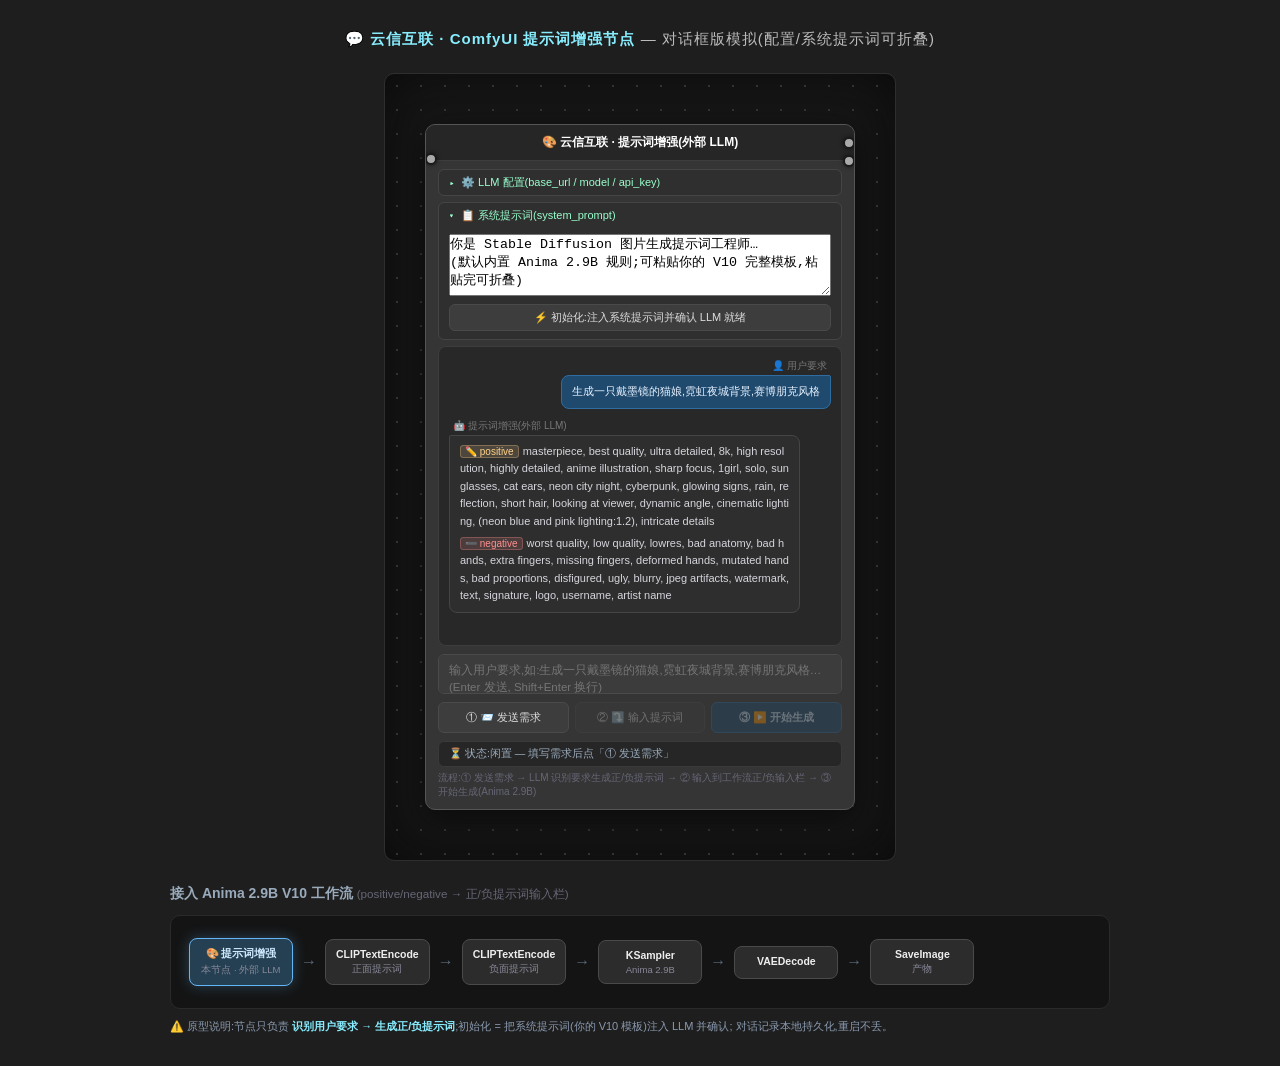
<file: preview/comfyui_node_prototype.html>
<!DOCTYPE html>
<html lang="zh-CN">
<head>
<meta charset="UTF-8">
<meta name="viewport" content="width=device-width, initial-scale=1.0">
<title>云信互联 · ComfyUI 节点模拟(对话框版)</title>
<style>
  :root {
    --node-bg: #353535;
    --node-title: #262626;
    --border: #555;
    --text: #ddd;
    --text-dim: #999;
    --input-bg: #3c3c3c;
    --input-border: #4a4a4a;
    --accent: #64B5F6;
    --pos: #ffd28a;
    --neg: #ff8f8f;
    --ok: #9fe8a8;
    --mine: #1f4a6e;      /* 用户气泡 */
    --theirs: #2e2e2e;    /* LLM 气泡 */
  }
  * { margin: 0; padding: 0; box-sizing: border-box; }
  body {
    background: #1e1e1e;
    font-family: "Segoe UI", "Microsoft YaHei", sans-serif;
    color: var(--text);
    padding: 30px;
    display: flex;
    flex-direction: column;
    align-items: center;
    gap: 24px;
  }
  .page-title { text-align: center; font-size: 15px; color: #bbb; letter-spacing: 1px; }
  .page-title b { color: #8ef; }

  /* 模拟 canvas 网格 */
  .canvas-wrap {
    background: #171717;
    border: 1px solid #2e2e2e;
    border-radius: 10px;
    padding: 50px 40px;
    position: relative;
    box-shadow: inset 0 0 60px rgba(0,0,0,.6);
  }
  .canvas-wrap::before {
    content: ""; position: absolute; inset: 0;
    background-image: radial-gradient(circle, #333 1px, transparent 1px);
    background-size: 24px 24px;
    border-radius: 10px;
    pointer-events: none;
  }

  /* ===== 节点卡片 ===== */
  .node {
    position: relative;
    background: var(--node-bg);
    border: 1px solid var(--border);
    border-radius: 10px;
    width: 430px;
    box-shadow: 0 8px 30px rgba(0,0,0,.55);
    overflow: hidden;
    z-index: 2;
  }
  .node-title {
    background: var(--node-title);
    text-align: center;
    padding: 9px 12px;
    font-size: 12px;
    font-weight: 600;
    color: #fff;
    border-bottom: 1px solid #3d3d3d;
    user-select: none;
  }

  /* socket */
  .slot-col { position: absolute; top: 0; z-index: 3; }
  .slot-col.left { left: -1px; }
  .slot-col.right { right: -1px; }
  .slot { display: flex; align-items: center; height: 16px; }
  .slot .dot {
    width: 12px; height: 12px; border-radius: 50%;
    background: var(--sc, #AAA);
    border: 2px solid #1a1a1a;
    box-shadow: 0 0 4px rgba(0,0,0,.6);
  }
  .slot .lbl {
    position: absolute; font-size: 10px; color: #bbb;
    background: rgba(0,0,0,.55); padding: 1px 6px; border-radius: 3px;
    white-space: nowrap; pointer-events: none; opacity: 0; transition: opacity .15s;
  }
  .slot.left .lbl { left: 18px; }
  .slot.right .lbl { right: 18px; }
  .slot:hover .lbl { opacity: 1; }

  /* ===== 顶部折叠区:配置 + 系统提示词 ===== */
  .top-fold { display: flex; flex-direction: column; gap: 6px; padding: 8px 12px 6px 12px; }
  details {
    border: 1px solid #454545;
    border-radius: 6px;
    background: #2f2f2f;
  }
  details summary {
    cursor: pointer;
    padding: 5px 10px;
    font-size: 11px;
    color: #9fc;
    user-select: none;
    list-style: none;
    display: flex; align-items: center; gap: 6px;
  }
  details summary::-webkit-details-marker { display: none; }
  details summary::before { content: "▸"; color: #9fc; transition: transform .15s; }
  details[open] summary::before { transform: rotate(90deg); }
  .fold-body { padding: 6px 10px 8px 10px; display: flex; flex-direction: column; gap: 6px; }
  .row { display: flex; align-items: center; gap: 8px; }
  .row label {
    font-size: 11px; color: var(--text-dim);
    min-width: 74px; text-align: right; flex-shrink: 0; user-select: none;
  }
  .row input, .row textarea {
    flex: 1;
    background: var(--input-bg);
    border: 1px solid var(--input-border);
    border-radius: 5px;
    color: var(--text);
    font-size: 11px;
    padding: 4px 8px;
    outline: none;
    font-family: Consolas, monospace;
    min-width: 0;
  }
  .row input:focus, .row textarea:focus { border-color: var(--accent); box-shadow: 0 0 0 1px rgba(100,181,246,.25); }
  .row textarea { resize: vertical; min-height: 46px; line-height: 1.5; }

  /* 初始化按钮(小号) */
  .init-btn {
    margin-top: 2px;
    padding: 5px 0;
    border: 1px solid #4a4a4a;
    border-radius: 6px;
    background: #3d3d3d;
    color: #ddd;
    font-size: 11px;
    cursor: pointer;
    transition: all .15s;
    text-align: center;
    user-select: none;
  }
  .init-btn:hover { border-color: #888; background: #484848; }
  .init-btn.busy { opacity: .6; pointer-events: none; }
  .init-done {
    border-color: #3a6a4a; background: #27402f; color: var(--ok);
  }

  /* ===== 对话框主体 ===== */
  .chat-wrap { padding: 0 12px 10px 12px; display: flex; flex-direction: column; }
  .chat-scroll {
    background: #282828;
    border: 1px solid #3d3d3d;
    border-radius: 8px;
    padding: 10px;
    height: 300px;
    overflow-y: auto;
    display: flex;
    flex-direction: column;
    gap: 8px;
  }
  .msg { display: flex; flex-direction: column; max-width: 92%; }
  .msg.mine { align-self: flex-end; align-items: flex-end; }
  .msg.theirs { align-self: flex-start; align-items: flex-start; }
  .msg .bubble {
    padding: 7px 10px;
    border-radius: 8px;
    font-size: 11px;
    line-height: 1.6;
    word-break: break-all;
  }
  .msg.mine .bubble {
    background: var(--mine);
    border: 1px solid #2f6da0;
    color: #e8f2ff;
    border-top-right-radius: 2px;
  }
  .msg.theirs .bubble {
    background: var(--theirs);
    border: 1px solid #454545;
    color: #d5d5dd;
    border-top-left-radius: 2px;
  }
  .msg .meta { font-size: 10px; color: #777; margin: 2px 4px; }
  .msg .bubble .pos { color: var(--pos); }
  .msg .bubble .neg { color: var(--neg); }
  .msg .bubble .label { color: #889; }
  .msg .bubble .tag { font-size: 10px; border-radius: 3px; padding: 0 4px; margin-right: 4px; }
  .tag.pos { background: rgba(255,210,138,.15); color: var(--pos); border: 1px solid rgba(255,210,138,.3); }
  .tag.neg { background: rgba(255,143,143,.15); color: var(--neg); border: 1px solid rgba(255,143,143,.3); }
  .typing .bubble { color: #889; }
  .typing .dots { display: inline-block; }
  .typing .dots::after {
    content: "…"; animation: blink 1s steps(1) infinite;
  }
  @keyframes blink { 0%,100% { opacity: .3; } 50% { opacity: 1; } }

  /* 输入区 */
  .input-bar { display: flex; gap: 6px; margin-top: 8px; }
  .input-bar textarea {
    flex: 1;
    background: var(--input-bg);
    border: 1px solid var(--input-border);
    border-radius: 6px;
    color: var(--text);
    font-size: 11.5px;
    padding: 7px 10px;
    outline: none;
    resize: none;
    height: 40px;
    line-height: 1.5;
    font-family: inherit;
  }
  .input-bar textarea:focus { border-color: var(--accent); }
  /* 三按钮流程 */
  .btn-flow { display: flex; gap: 6px; margin-top: 8px; }
  .flow-btn {
    flex: 1;
    padding: 7px 0;
    border: 1px solid #4a4a4a;
    border-radius: 6px;
    background: #3d3d3d;
    color: #ddd;
    font-size: 11px;
    cursor: pointer;
    transition: all .15s;
    text-align: center;
    user-select: none;
  }
  .flow-btn:hover:not(:disabled) { border-color: #888; background: #484848; }
  .flow-btn:disabled { opacity: .35; cursor: not-allowed; }
  .flow-btn.go { background: #1f4a6e; border-color: #2f6da0; color: #cfe8ff; font-weight: 600; }
  .flow-btn.go:hover:not(:disabled) { background: #2a5f8c; box-shadow: 0 0 10px rgba(100,181,246,.35); }
  .flow-btn.busy { opacity: .6; pointer-events: none; }
  .status-bar {
    margin-top: 8px;
    padding: 5px 10px;
    font-size: 10.5px;
    border-radius: 6px;
    background: #262626;
    border: 1px solid #3a3a3a;
    color: #9ab;
  }
  .status-bar.ok { border-color: #3a6a4a; color: var(--ok); background: #1e2e24; }
  .status-bar.run { border-color: #2f6da0; color: #8ef; background: #1c2c3a; }
  .send-btn {
    width: 72px;
    border: 1px solid #2f6da0;
    border-radius: 6px;
    background: #1f4a6e;
    color: #cfe8ff;
    font-size: 12px;
    font-weight: 600;
    cursor: pointer;
    transition: all .15s;
  }
  .send-btn:hover { background: #2a5f8c; box-shadow: 0 0 10px rgba(100,181,246,.35); }
  .send-btn.busy { opacity: .6; pointer-events: none; }
  .input-hint { font-size: 10px; color: #667; margin-top: 4px; }

  /* ===== 工作流示意 ===== */
  .wf-section { width: 100%; max-width: 940px; }
  .wf-section h2 { font-size: 14px; color: #9ab; margin-bottom: 12px; font-weight: 600; }
  .wf-section h2 small { color: #667; font-weight: 400; }
  .wf-grid {
    display: flex; align-items: center; gap: 8px;
    background: #141414; border: 1px solid #2a2a2a; border-radius: 10px;
    padding: 22px 18px; overflow-x: auto;
  }
  .wf-node {
    min-width: 104px; background: #2c2c2c; border: 1px solid #4a4a4a;
    border-radius: 8px; padding: 8px 10px; font-size: 10.5px; text-align: center;
    flex-shrink: 0;
  }
  .wf-node .t { color: #eee; font-weight: 600; margin-bottom: 3px; }
  .wf-node .s { color: #889; font-size: 9.5px; }
  .wf-node.hl { border-color: var(--accent); box-shadow: 0 0 14px rgba(100,181,246,.3); background: #244052; }
  .wf-node.hl .t { color: #cfe8ff; }
  .wf-arrow { color: #5a6a7a; font-size: 16px; flex-shrink: 0; }
  .wf-note { font-size: 11px; color: #8a9ab0; margin-top: 8px; line-height: 1.7; }
  .wf-note b { color: #8ef; }
</style>
</head>
<body>

<div class="page-title">💬 <b>云信互联 · ComfyUI 提示词增强节点</b> — 对话框版模拟(配置/系统提示词可折叠)</div>

<div class="canvas-wrap">
  <div class="node">
    <div class="node-title">🎨 云信互联 · 提示词增强(外部 LLM)</div>

    <!-- 输入 socket -->
    <div class="slot-col left">
      <div class="slot" style="margin-top:26px" title="STRING">
        <div class="dot" style="--sc:#AAA"></div>
        <span class="lbl">user_request · STRING</span>
      </div>
    </div>

    <!-- ===== 折叠:配置 ===== -->
    <div class="top-fold">
      <details id="cfgDtl">
        <summary>⚙️ LLM 配置(base_url / model / api_key)</summary>
        <div class="fold-body">
          <div class="row"><label>base_url</label><input id="wUrl" value="https://api.deepseek.com/v1"></div>
          <div class="row"><label>model</label><input id="wModel" value="deepseek-chat"></div>
          <div class="row"><label>api_key</label><input id="wKey" type="password" value="sk-********************"></div>
        </div>
      </details>

      <!-- ===== 折叠:系统提示词 ===== -->
      <details id="sysDtl" open>
        <summary>📋 系统提示词(system_prompt)</summary>
        <div class="fold-body">
          <textarea id="wSys" rows="4">你是 Stable Diffusion 图片生成提示词工程师…
(默认内置 Anima 2.9B 规则;可粘贴你的 V10 完整模板,粘贴完可折叠)</textarea>
          <div class="init-btn" id="btnInit">⚡ 初始化:注入系统提示词并确认 LLM 就绪</div>
        </div>
      </details>
    </div>

    <!-- ===== 对话框主体 ===== -->
    <div class="chat-wrap">
      <div class="chat-scroll" id="chatScroll"></div>
      <div class="input-bar">
        <textarea id="input" placeholder="输入用户要求,如:生成一只戴墨镜的猫娘,霓虹夜城背景,赛博朋克风格…(Enter 发送, Shift+Enter 换行)"></textarea>
      </div>
      <!-- 三按钮流程 -->
      <div class="btn-flow">
        <button class="flow-btn" id="btnSend">① 📨 发送需求</button>
        <button class="flow-btn" id="btnInject" disabled>② ⤵️ 输入提示词</button>
        <button class="flow-btn go" id="btnRun" disabled>③ ▶️ 开始生成</button>
      </div>
      <div class="status-bar" id="statusBar">⏳ 状态:闲置 — 填写需求后点「① 发送需求」</div>
      <div class="input-hint">流程:① 发送需求 → LLM 识别要求生成正/负提示词 → ② 输入到工作流正/负输入栏 → ③ 开始生成(Anima 2.9B)</div>
    </div>

    <!-- 输出 socket -->
    <div class="slot-col right">
      <div class="slot" style="margin-top:10px" title="STRING">
        <span class="lbl">positive · STRING</span>
        <div class="dot" style="--sc:#AAA"></div>
      </div>
      <div class="slot" style="margin-top:2px" title="STRING">
        <span class="lbl">negative · STRING</span>
        <div class="dot" style="--sc:#AAA"></div>
      </div>
    </div>
  </div>
</div>

<!-- ===== 工作流接入示意 ===== -->
<div class="wf-section">
  <h2>接入 Anima 2.9B V10 工作流 <small>(positive/negative → 正/负提示词输入栏)</small></h2>
  <div class="wf-grid">
    <div class="wf-node hl">
      <div class="t">🎨 提示词增强</div>
      <div class="s">本节点 · 外部 LLM</div>
    </div>
    <div class="wf-arrow">→</div>
    <div class="wf-node"><div class="t">CLIPTextEncode</div><div class="s">正面提示词</div></div>
    <div class="wf-arrow">→</div>
    <div class="wf-node"><div class="t">CLIPTextEncode</div><div class="s">负面提示词</div></div>
    <div class="wf-arrow">→</div>
    <div class="wf-node"><div class="t">KSampler</div><div class="s">Anima 2.9B</div></div>
    <div class="wf-arrow">→</div>
    <div class="wf-node"><div class="t">VAEDecode</div><div class="s"></div></div>
    <div class="wf-arrow">→</div>
    <div class="wf-node"><div class="t">SaveImage</div><div class="s">产物</div></div>
  </div>
  <div class="wf-note">
    ⚠️ 原型说明:节点只负责 <b>识别用户要求 → 生成正/负提示词</b>;初始化 = 把系统提示词(你的 V10 模板)注入 LLM 并确认;
    对话记录本地持久化,重启不丢。
  </div>
</div>

<script>
  const scroll = document.getElementById("chatScroll");
  const input = document.getElementById("input");
  const btnSend = document.getElementById("btnSend");
  const btnInject = document.getElementById("btnInject");
  const btnRun = document.getElementById("btnRun");
  const btnInit = document.getElementById("btnInit");
  const statusBar = document.getElementById("statusBar");

  let lastReply = null;   // 最近一次 LLM 生成的 {pos, neg}
  let injected = false;   // 提示词是否已输入工作流

  function setStatus(text, cls) {
    statusBar.textContent = text;
    statusBar.className = "status-bar" + (cls ? " " + cls : "");
  }
  function refreshBtns() {
    btnInject.disabled = !lastReply;
    btnRun.disabled = !injected;
  }

  // 预置最近一轮对话
  const msgs = [
    { who: "mine", text: "生成一只戴墨镜的猫娘,霓虹夜城背景,赛博朋克风格" },
    {
      who: "theirs",
      pos: "masterpiece, best quality, ultra detailed, 8k, high resolution, highly detailed, anime illustration, sharp focus, 1girl, solo, sunglasses, cat ears, neon city night, cyberpunk, glowing signs, rain, reflection, short hair, looking at viewer, dynamic angle, cinematic lighting, (neon blue and pink lighting:1.2), intricate details",
      neg: "worst quality, low quality, lowres, bad anatomy, bad hands, extra fingers, missing fingers, deformed hands, mutated hands, bad proportions, disfigured, ugly, blurry, jpeg artifacts, watermark, text, signature, logo, username, artist name"
    },
  ];

  function esc(s){return String(s||"").replace(/[&<>"']/g,c=>({"&":"&amp;","<":"&lt;",">":"&gt;",'"':"&quot;","'":"&#39;"}[c]));}

  function addMsg(m) {
    const div = document.createElement("div");
    div.className = "msg " + m.who;
    if (m.who === "mine") {
      div.innerHTML = `<div class="meta">👤 用户要求</div><div class="bubble">${esc(m.text)}</div>`;
    } else {
      let b = "";
      if (m.init) {
        b = `<span class="init" style="color:var(--ok)">⚡ ${esc(m.init)}</span>`;
      } else {
        b = `<div><span class="tag pos">✏️ positive</span>${esc(m.pos)}</div>
             <div style="margin-top:4px"><span class="tag neg">➖ negative</span>${esc(m.neg)}</div>`;
      }
      div.innerHTML = `<div class="meta">🤖 提示词增强(外部 LLM)</div><div class="bubble">${b}</div>`;
    }
    scroll.appendChild(div);
    scroll.scrollTop = scroll.scrollHeight;
  }
  msgs.forEach(addMsg);

  // 模拟 LLM 响应
  function mockReply() {
    return {
      pos: "masterpiece, best quality, ultra detailed, 8k, high resolution, highly detailed, anime illustration, sharp focus, 1girl, solo, sunglasses, cat ears, neon city night, cyberpunk, glowing signs, rain, reflection, short hair, looking at viewer, dynamic angle, cinematic lighting, (neon blue and pink lighting:1.2), intricate details",
      neg: "worst quality, low quality, lowres, bad anatomy, bad hands, extra fingers, missing fingers, deformed hands, mutated hands, bad proportions, disfigured, ugly, blurry, jpeg artifacts, watermark, text, signature, logo, username, artist name"
    };
  }

  function send() {
    const text = input.value.trim();
    if (!text) return;
    addMsg({ who: "mine", text });
    input.value = "";
    btnSend.classList.add("busy");
    btnSend.textContent = "…";
    setStatus("⏳ LLM 识别要求中…");
    // typing 气泡
    const t = document.createElement("div");
    t.className = "msg theirs typing";
    t.innerHTML = `<div class="meta">🤖 提示词增强(外部 LLM)</div><div class="bubble"><span class="dots">正在识别要求,生成提示词</span></div>`;
    scroll.appendChild(t);
    scroll.scrollTop = scroll.scrollHeight;
    setTimeout(() => {
      t.remove();
      const reply = mockReply();
      lastReply = reply;
      injected = false;
      addMsg({ who: "theirs", ...reply });
      btnSend.classList.remove("busy");
      btnSend.textContent = "① 📨 发送需求";
      setStatus("✅ 提示词已生成 — 点「② 输入提示词」送入工作流", "ok");
      refreshBtns();
    }, 1000);
  }

  // ② 输入提示词:把生成的 positive/negative 输入工作流正/负输入栏
  btnInject.addEventListener("click", () => {
    if (!lastReply) return;
    injected = true;
    btnInject.classList.add("busy");
    btnInject.textContent = "…";
    setStatus("⤵️ 正在输入 positive / negative 到 CLIPTextEncode 正/负输入栏…");
    setTimeout(() => {
      btnInject.classList.remove("busy");
      btnInject.textContent = "② ⤵️ 输入提示词";
      setStatus("✅ 已输入工作流 — 点「③ 开始生成」执行", "ok");
      addMsg({
        who: "theirs",
        init: "已把 positive / negative 输入工作流的正面/负面提示词输入栏,可以开始生成"
      });
      refreshBtns();
    }, 700);
  });

  // ③ 开始生成:跑 Anima 2.9B 工作流
  btnRun.addEventListener("click", () => {
    btnRun.classList.add("busy");
    btnRun.textContent = "…";
    setStatus("▶️ Anima 2.9B 工作流执行中…", "run");
    setTimeout(() => {
      btnRun.classList.remove("busy");
      btnRun.textContent = "③ ▶️ 开始生成";
      setStatus("✅ 生成完成,产物已保存", "ok");
      addMsg({ who: "theirs", init: "✅ 生成完成,图片已保存" });
    }, 1500);
  });

  btnSend.addEventListener("click", send);
  input.addEventListener("keydown", (e) => {
    if (e.key === "Enter" && !e.shiftKey) { e.preventDefault(); send(); }
  });
  refreshBtns();

  // 初始化
  btnInit.addEventListener("click", () => {
    btnInit.classList.add("busy");
    btnInit.textContent = "⚡ 注入中…";
    setTimeout(() => {
      btnInit.classList.remove("busy");
      btnInit.classList.add("init-done");
      btnInit.textContent = "✓ 已注入,LLM 确认就绪";
      addMsg({ who: "theirs", init: "已注入系统提示词(V10 模板),LLM 确认理解规则,可以开始生成" });
      document.getElementById("sysDtl").open = false; // 粘贴完自动折叠
      setStatus("⚡ 系统提示词已注入,LLM 就绪 — 填写需求后点「① 发送需求」", "ok");
    }, 900);
  });
</script>

</body>
</html>
</file>
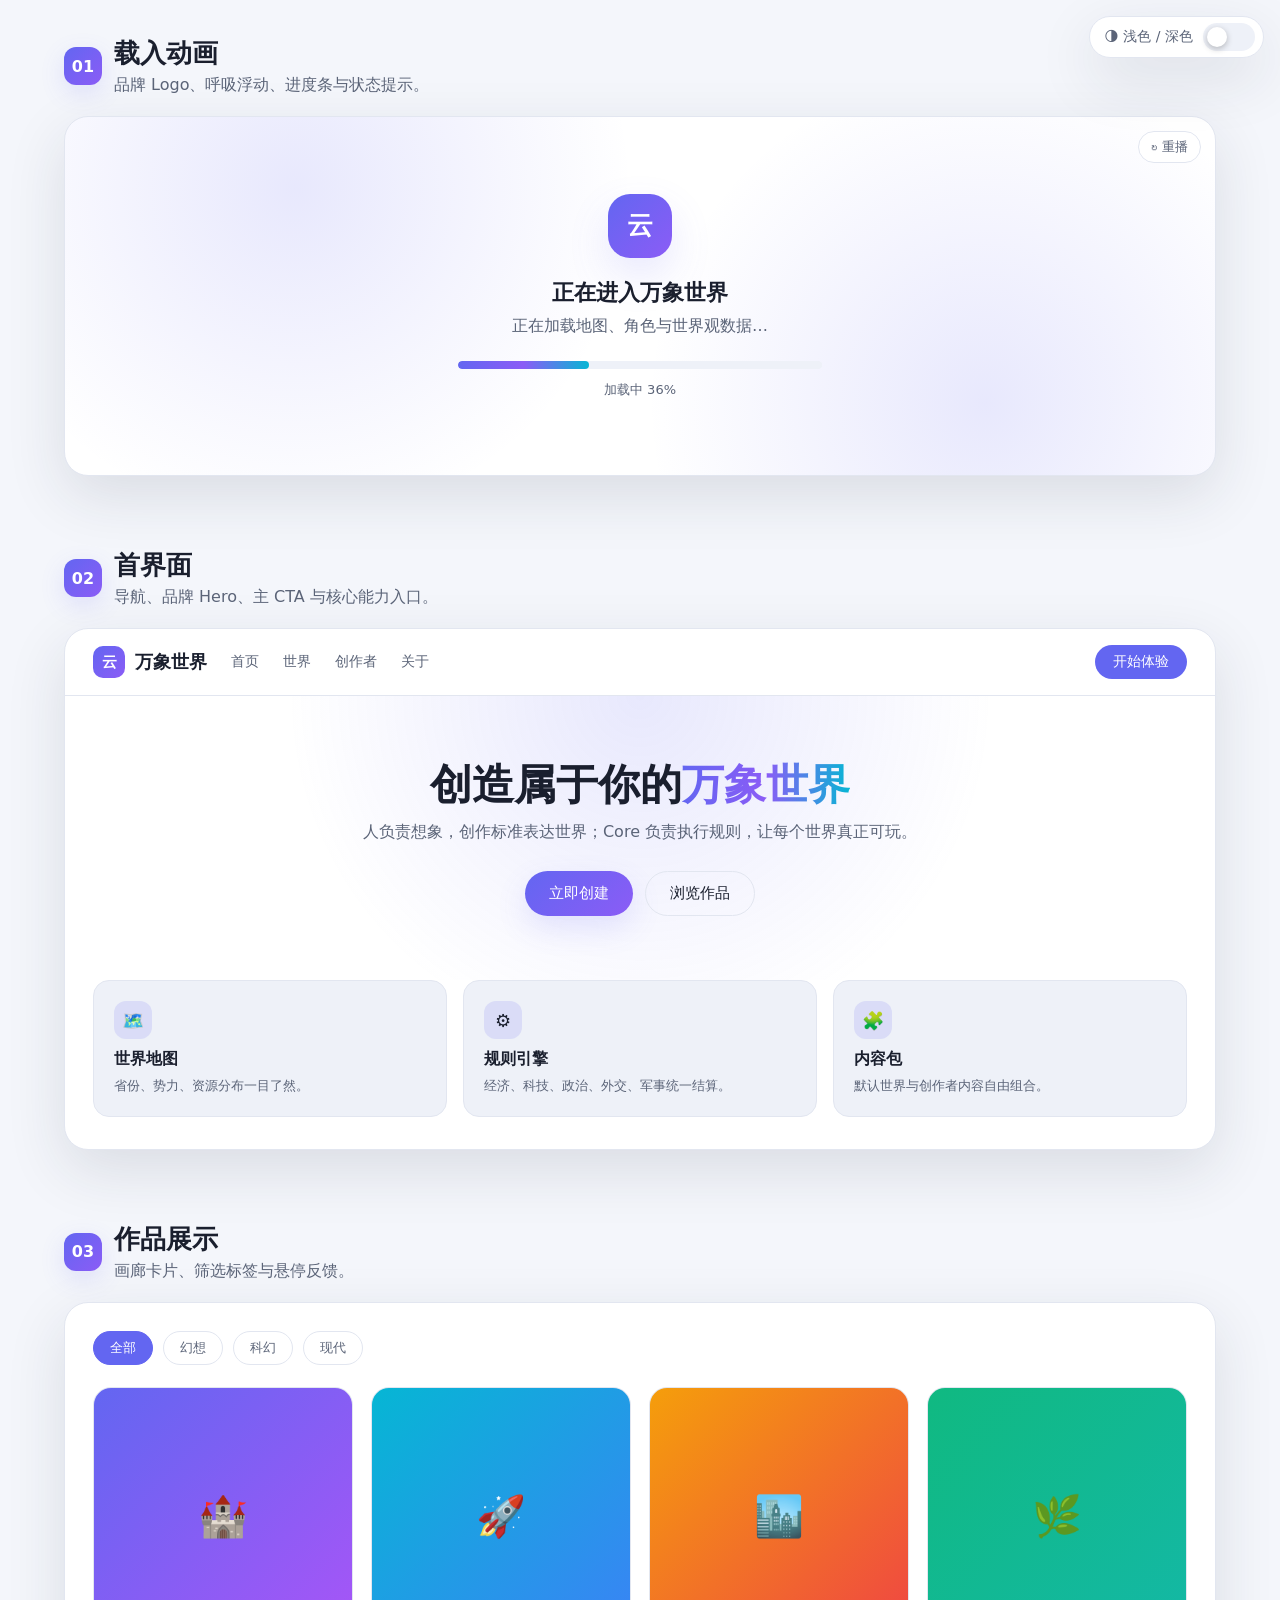
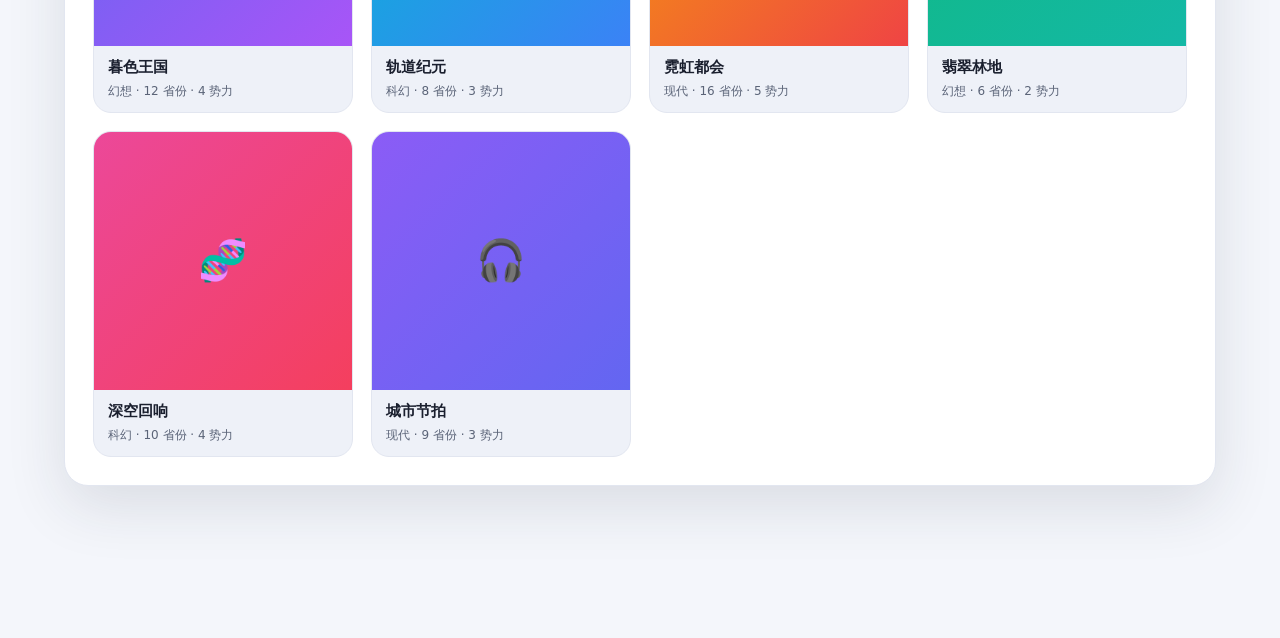
<file: preview/loading_home_works_demo.html>
<!DOCTYPE html>
<html lang="zh-CN">
<head>
<meta charset="UTF-8">
<meta name="viewport" content="width=device-width, initial-scale=1.0">
<title>载入动画 · 首界面 · 作品展示 — 浅色/深色 Demo</title>
<style>
  :root {
    --bg: #f4f6fb;
    --surface: #ffffff;
    --surface-2: #eef1f8;
    --text: #1a1f2e;
    --text-2: #5b6478;
    --border: #e2e6f0;
    --primary: #6366f1;
    --primary-2: #8b5cf6;
    --accent: #06b6d4;
    --shadow: 0 20px 60px rgba(30, 41, 59, .12);
    --ring: rgba(99, 102, 241, .15);
  }
  html[data-theme="dark"] {
    --bg: #0b0e17;
    --surface: #131827;
    --surface-2: #1b2234;
    --text: #eef2ff;
    --text-2: #94a3b8;
    --border: #263047;
    --primary: #818cf8;
    --primary-2: #c084fc;
    --accent: #22d3ee;
    --shadow: 0 20px 60px rgba(0, 0, 0, .45);
    --ring: rgba(129, 140, 248, .2);
  }

  * { box-sizing: border-box; }
  html { scroll-behavior: smooth; }
  body {
    margin: 0;
    font-family: "Segoe UI", "PingFang SC", "Microsoft YaHei", system-ui, sans-serif;
    background: var(--bg);
    color: var(--text);
    transition: background .3s ease, color .3s ease;
  }

  .theme-bar {
    position: fixed;
    top: 16px;
    right: 16px;
    z-index: 50;
    display: flex;
    align-items: center;
    gap: 10px;
    background: var(--surface);
    border: 1px solid var(--border);
    border-radius: 999px;
    padding: 6px 8px 6px 14px;
    box-shadow: var(--shadow);
    font-size: 14px;
    color: var(--text-2);
  }
  .toggle {
    width: 52px;
    height: 28px;
    border-radius: 999px;
    border: none;
    background: var(--surface-2);
    cursor: pointer;
    position: relative;
    transition: background .25s;
  }
  .toggle::after {
    content: "";
    position: absolute;
    top: 4px;
    left: 4px;
    width: 20px;
    height: 20px;
    border-radius: 50%;
    background: #fff;
    box-shadow: 0 2px 6px rgba(0,0,0,.25);
    transition: transform .25s, background .25s;
  }
  html[data-theme="dark"] .toggle::after {
    transform: translateX(24px);
    background: #fbbf24;
  }
  html[data-theme="dark"] .toggle { background: #334155; }

  .wrap { max-width: 1200px; margin: 0 auto; padding: 36px 24px 80px; }
  .section { margin-bottom: 72px; }
  .section-head {
    display: flex;
    align-items: center;
    gap: 12px;
    margin-bottom: 20px;
  }
  .section-index {
    width: 38px;
    height: 38px;
    display: grid;
    place-items: center;
    border-radius: 12px;
    background: linear-gradient(135deg, var(--primary), var(--primary-2));
    color: #fff;
    font-weight: 700;
    font-size: 16px;
    box-shadow: 0 8px 24px var(--ring);
  }
  .section-title { font-size: 26px; font-weight: 700; margin: 0; }
  .section-desc { color: var(--text-2); margin: 4px 0 0; }

  .demo-stage {
    position: relative;
    border-radius: 24px;
    overflow: hidden;
    border: 1px solid var(--border);
    background: var(--surface);
    box-shadow: var(--shadow);
  }
  .loading-stage {
    min-height: 360px;
    display: grid;
    place-items: center;
    background:
      radial-gradient(circle at 20% 20%, var(--ring), transparent 35%),
      radial-gradient(circle at 80% 80%, var(--ring), transparent 35%),
      var(--surface);
  }
  .loader-card {
    width: min(420px, 86%);
    text-align: center;
    padding: 36px 28px;
  }
  .loader-logo {
    width: 64px;
    height: 64px;
    margin: 0 auto 20px;
    border-radius: 22px;
    background: linear-gradient(135deg, var(--primary), var(--primary-2));
    display: grid;
    place-items: center;
    color: #fff;
    font-size: 26px;
    font-weight: 800;
    animation: float 2s ease-in-out infinite;
    box-shadow: 0 18px 40px var(--ring);
  }
  @keyframes float {
    0%, 100% { transform: translateY(0); }
    50% { transform: translateY(-8px); }
  }
  .loader-title { font-size: 22px; font-weight: 700; margin: 0 0 8px; }
  .loader-sub { color: var(--text-2); margin: 0 0 24px; }
  .bar {
    height: 8px;
    border-radius: 99px;
    background: var(--surface-2);
    overflow: hidden;
    margin-bottom: 12px;
  }
  .bar span {
    display: block;
    height: 100%;
    width: 36%;
    border-radius: 99px;
    background: linear-gradient(90deg, var(--primary), var(--primary-2), var(--accent));
    animation: loading 1.4s ease-in-out infinite;
  }
  @keyframes loading {
    0% { transform: translateX(-100%); }
    100% { transform: translateX(320%); }
  }
  .loader-status { color: var(--text-2); font-size: 13px; }
  .stage-actions {
    position: absolute;
    right: 14px;
    top: 14px;
  }
  .ghost-btn {
    border: 1px solid var(--border);
    background: var(--surface);
    color: var(--text-2);
    padding: 6px 12px;
    border-radius: 999px;
    cursor: pointer;
    font-size: 13px;
    transition: all .2s;
  }
  .ghost-btn:hover { border-color: var(--primary); color: var(--primary); }

  .home-stage {
    background: var(--surface);
    border: 1px solid var(--border);
    border-radius: 24px;
    box-shadow: var(--shadow);
    overflow: hidden;
  }
  .home-nav {
    display: flex;
    align-items: center;
    gap: 24px;
    padding: 16px 28px;
    border-bottom: 1px solid var(--border);
  }
  .brand { display: flex; align-items: center; gap: 10px; font-weight: 700; font-size: 18px; }
  .brand-mark {
    width: 32px; height: 32px; border-radius: 10px;
    background: linear-gradient(135deg, var(--primary), var(--primary-2));
    color: #fff; display: grid; place-items: center; font-size: 15px;
  }
  .home-nav a { color: var(--text-2); text-decoration: none; font-size: 14px; }
  .home-nav a:hover { color: var(--primary); }
  .nav-cta {
    margin-left: auto;
    background: var(--primary);
    color: #fff;
    border: none;
    padding: 8px 18px;
    border-radius: 999px;
    font-size: 14px;
    cursor: pointer;
  }
  .home-hero {
    padding: 64px 32px;
    text-align: center;
    background:
      radial-gradient(circle at 50% 0%, var(--ring), transparent 55%),
      var(--surface);
  }
  .home-hero h1 { font-size: 42px; line-height: 1.2; margin: 0 0 12px; }
  .gradient-text {
    background: linear-gradient(90deg, var(--primary), var(--primary-2), var(--accent));
    -webkit-background-clip: text;
    background-clip: text;
    color: transparent;
  }
  .home-hero p { color: var(--text-2); max-width: 560px; margin: 0 auto 28px; font-size: 16px; }
  .hero-btns { display: flex; gap: 12px; justify-content: center; flex-wrap: wrap; }
  .btn {
    border: none;
    border-radius: 999px;
    padding: 12px 24px;
    font-size: 15px;
    cursor: pointer;
    color: #fff;
    background: linear-gradient(135deg, var(--primary), var(--primary-2));
    box-shadow: 0 12px 30px var(--ring);
  }
  .btn-outline { background: transparent; color: var(--text); border: 1px solid var(--border); box-shadow: none; }
  .feature-row {
    display: grid;
    grid-template-columns: repeat(3, 1fr);
    gap: 16px;
    padding: 0 28px 32px;
  }
  .feature-card {
    background: var(--surface-2);
    border: 1px solid var(--border);
    border-radius: 16px;
    padding: 20px;
  }
  .feature-icon {
    width: 38px; height: 38px; border-radius: 12px;
    background: var(--ring); display: grid; place-items: center; margin-bottom: 10px;
    font-size: 18px;
  }
  .feature-card h3 { font-size: 16px; margin: 0 0 6px; }
  .feature-card p { font-size: 13px; color: var(--text-2); margin: 0; line-height: 1.5; }

  .gallery-stage {
    background: var(--surface);
    border: 1px solid var(--border);
    border-radius: 24px;
    box-shadow: var(--shadow);
    padding: 28px;
  }
  .gallery-toolbar { display: flex; align-items: center; gap: 10px; margin-bottom: 22px; flex-wrap: wrap; }
  .chip {
    border: 1px solid var(--border);
    background: var(--surface);
    color: var(--text-2);
    padding: 7px 16px;
    border-radius: 999px;
    font-size: 13px;
    cursor: pointer;
  }
  .chip.active { background: var(--primary); border-color: var(--primary); color: #fff; }
  .gallery-grid { display: grid; grid-template-columns: repeat(4, 1fr); gap: 18px; }
  .work-card {
    border-radius: 18px;
    overflow: hidden;
    border: 1px solid var(--border);
    background: var(--surface-2);
    transition: transform .25s, box-shadow .25s;
  }
  .work-card:hover { transform: translateY(-6px); box-shadow: 0 24px 50px var(--ring); }
  .work-thumb {
    aspect-ratio: 1 / 1;
    display: grid;
    place-items: center;
    font-size: 40px;
    color: #fff;
  }
  .work-thumb.t1 { background: linear-gradient(135deg, #6366f1, #a855f7); }
  .work-thumb.t2 { background: linear-gradient(135deg, #06b6d4, #3b82f6); }
  .work-thumb.t3 { background: linear-gradient(135deg, #f59e0b, #ef4444); }
  .work-thumb.t4 { background: linear-gradient(135deg, #10b981, #14b8a6); }
  .work-thumb.t5 { background: linear-gradient(135deg, #ec4899, #f43f5e); }
  .work-thumb.t6 { background: linear-gradient(135deg, #8b5cf6, #6366f1); }
  .work-info { padding: 12px 14px; }
  .work-info h4 { margin: 0 0 6px; font-size: 15px; }
  .work-info p { margin: 0; font-size: 12px; color: var(--text-2); }

  @media (max-width: 900px) {
    .feature-row { grid-template-columns: 1fr; }
    .gallery-grid { grid-template-columns: repeat(2, 1fr); }
    .home-hero h1 { font-size: 32px; }
  }
  @media (max-width: 520px) {
    .gallery-grid { grid-template-columns: 1fr; }
    .home-nav a { display: none; }
    .wrap { padding: 24px 12px 60px; }
  }
</style>
</head>
<body>
  <div class="theme-bar">
    <span>🌗 浅色 / 深色</span>
    <button class="toggle" id="themeToggle" aria-label="切换主题"></button>
  </div>

  <main class="wrap">
    <section class="section">
      <div class="section-head">
        <div class="section-index">01</div>
        <div>
          <h2 class="section-title">载入动画</h2>
          <p class="section-desc">品牌 Logo、呼吸浮动、进度条与状态提示。</p>
        </div>
      </div>
      <div class="demo-stage loading-stage" id="loadingStage">
        <div class="loader-card">
          <div class="loader-logo">云</div>
          <h3 class="loader-title">正在进入万象世界</h3>
          <p class="loader-sub">正在加载地图、角色与世界观数据…</p>
          <div class="bar"><span></span></div>
          <div class="loader-status">加载中 36%</div>
        </div>
        <div class="stage-actions">
          <button class="ghost-btn" id="replayLoading">↻ 重播</button>
        </div>
      </div>
    </section>

    <section class="section">
      <div class="section-head">
        <div class="section-index">02</div>
        <div>
          <h2 class="section-title">首界面</h2>
          <p class="section-desc">导航、品牌 Hero、主 CTA 与核心能力入口。</p>
        </div>
      </div>
      <div class="home-stage">
        <nav class="home-nav">
          <div class="brand"><span class="brand-mark">云</span> 万象世界</div>
          <a href="#!">首页</a>
          <a href="#!">世界</a>
          <a href="#!">创作者</a>
          <a href="#!">关于</a>
          <button class="nav-cta">开始体验</button>
        </nav>
        <div class="home-hero">
          <h1>创造属于你的<span class="gradient-text">万象世界</span></h1>
          <p>人负责想象，创作标准表达世界；Core 负责执行规则，让每个世界真正可玩。</p>
          <div class="hero-btns">
            <button class="btn">立即创建</button>
            <button class="btn btn-outline">浏览作品</button>
          </div>
        </div>
        <div class="feature-row">
          <div class="feature-card">
            <div class="feature-icon">🗺️</div>
            <h3>世界地图</h3>
            <p>省份、势力、资源分布一目了然。</p>
          </div>
          <div class="feature-card">
            <div class="feature-icon">⚙️</div>
            <h3>规则引擎</h3>
            <p>经济、科技、政治、外交、军事统一结算。</p>
          </div>
          <div class="feature-card">
            <div class="feature-icon">🧩</div>
            <h3>内容包</h3>
            <p>默认世界与创作者内容自由组合。</p>
          </div>
        </div>
      </div>
    </section>

    <section class="section">
      <div class="section-head">
        <div class="section-index">03</div>
        <div>
          <h2 class="section-title">作品展示</h2>
          <p class="section-desc">画廊卡片、筛选标签与悬停反馈。</p>
        </div>
      </div>
      <div class="gallery-stage">
        <div class="gallery-toolbar">
          <button class="chip active" data-filter="all">全部</button>
          <button class="chip" data-filter="fantasy">幻想</button>
          <button class="chip" data-filter="sci-fi">科幻</button>
          <button class="chip" data-filter="modern">现代</button>
        </div>
        <div class="gallery-grid" id="galleryGrid">
          <div class="work-card" data-cat="fantasy">
            <div class="work-thumb t1">🏰</div>
            <div class="work-info"><h4>暮色王国</h4><p>幻想 · 12 省份 · 4 势力</p></div>
          </div>
          <div class="work-card" data-cat="sci-fi">
            <div class="work-thumb t2">🚀</div>
            <div class="work-info"><h4>轨道纪元</h4><p>科幻 · 8 省份 · 3 势力</p></div>
          </div>
          <div class="work-card" data-cat="modern">
            <div class="work-thumb t3">🏙️</div>
            <div class="work-info"><h4>霓虹都会</h4><p>现代 · 16 省份 · 5 势力</p></div>
          </div>
          <div class="work-card" data-cat="fantasy">
            <div class="work-thumb t4">🌿</div>
            <div class="work-info"><h4>翡翠林地</h4><p>幻想 · 6 省份 · 2 势力</p></div>
          </div>
          <div class="work-card" data-cat="sci-fi">
            <div class="work-thumb t5">🧬</div>
            <div class="work-info"><h4>深空回响</h4><p>科幻 · 10 省份 · 4 势力</p></div>
          </div>
          <div class="work-card" data-cat="modern">
            <div class="work-thumb t6">🎧</div>
            <div class="work-info"><h4>城市节拍</h4><p>现代 · 9 省份 · 3 势力</p></div>
          </div>
        </div>
      </div>
    </section>
  </main>

<script>
  const root = document.documentElement;
  const toggle = document.getElementById('themeToggle');
  const saved = localStorage.getItem('theme') || 'light';
  root.dataset.theme = saved;

  toggle.addEventListener('click', () => {
    const next = root.dataset.theme === 'dark' ? 'light' : 'dark';
    root.dataset.theme = next;
    localStorage.setItem('theme', next);
  });

  const stage = document.getElementById('loadingStage');
  document.getElementById('replayLoading').addEventListener('click', () => {
    stage.classList.remove('replay');
    void stage.offsetWidth;
    stage.classList.add('replay');
    const status = stage.querySelector('.loader-status');
    let p = 0;
    status.textContent = '正在重新加载…';
    const timer = setInterval(() => {
      p = Math.min(100, p + 13);
      status.textContent = '加载中 ' + p + '%';
      if (p >= 100) {
        clearInterval(timer);
        status.textContent = '加载完成';
      }
    }, 120);
  });

  const chips = document.querySelectorAll('.chip');
  const cards = document.querySelectorAll('.work-card');
  chips.forEach(chip => {
    chip.addEventListener('click', () => {
      chips.forEach(c => c.classList.remove('active'));
      chip.classList.add('active');
      const f = chip.dataset.filter;
      cards.forEach(card => {
        card.style.display = (f === 'all' || card.dataset.cat === f) ? '' : 'none';
      });
    });
  });
</script>
</body>
</html>
</file>
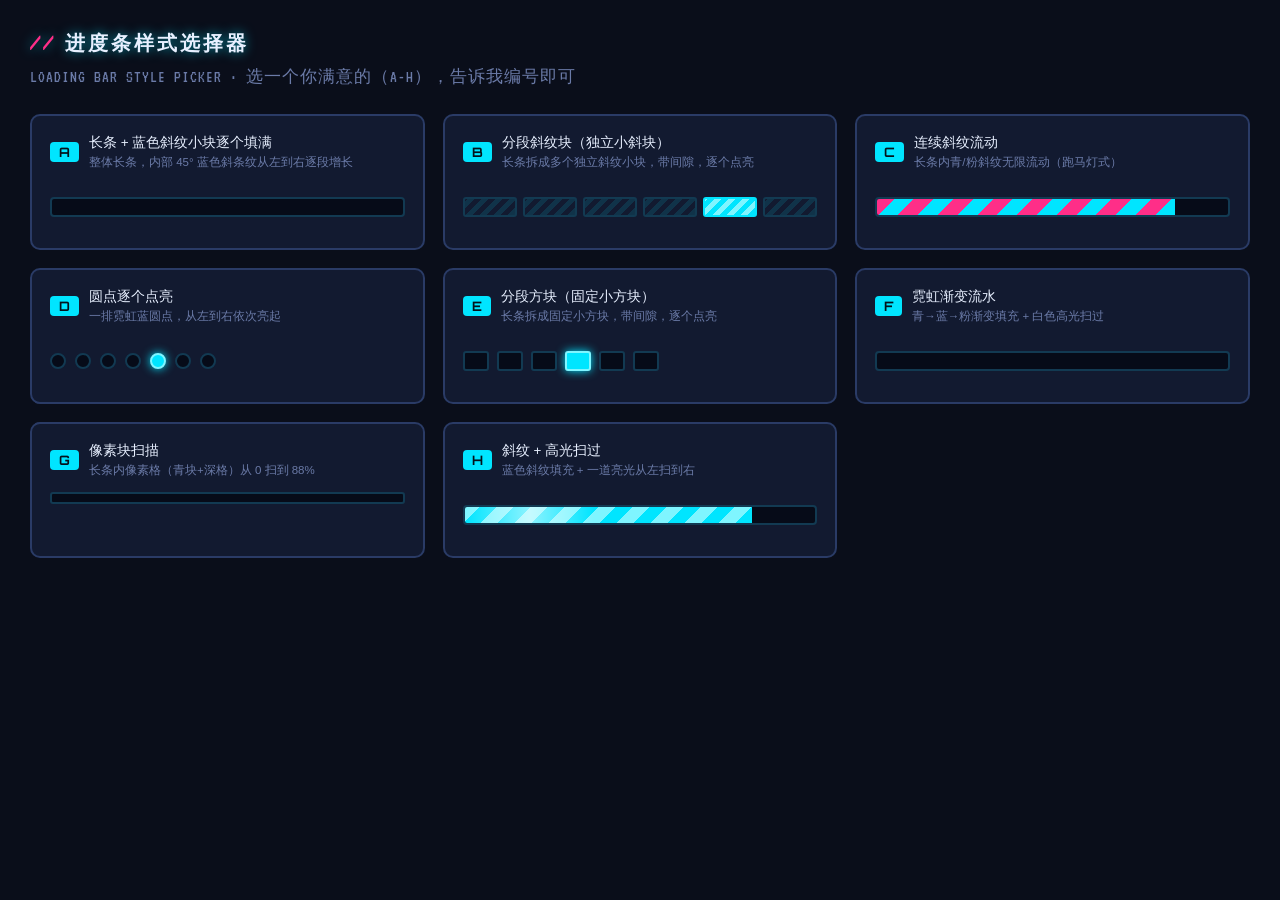
<file: preview/progress_picker.html>
<!DOCTYPE html>
<html lang="zh-CN">
<head>
<meta charset="utf-8">
<title>进度条样式选择器 · 云信互联</title>
<link href="https://fonts.googleapis.com/css2?family=Orbitron:wght@500;700&family=VT323&display=swap" rel="stylesheet">
<style>
:root{--cyan:#00e5ff;--magenta:#ff2e88;--yellow:#ffd60a;--bg:#0a0e1a;--panel:#121a30;--panel2:#0e1526;--line:#2a3b66;--white:#e8f0ff;--dim:#6b7ba8}
*{margin:0;padding:0;box-sizing:border-box}
body{font-family:'Exo 2','Microsoft YaHei',sans-serif;background:var(--bg);color:var(--white);padding:30px}
h1{font-family:'Orbitron';letter-spacing:3px;font-size:20px;margin-bottom:8px;text-shadow:0 0 12px rgba(0,229,255,.6)}
h1::before{content:"// ";color:var(--magenta)}
.sub{font-family:'VT323';font-size:17px;color:var(--dim);margin-bottom:26px;letter-spacing:1px}
.grid{display:grid;grid-template-columns:repeat(auto-fit,minmax(320px,1fr));gap:18px}
.item{background:var(--panel);border:2px solid var(--line);border-radius:10px;padding:18px;position:relative}
.item:hover{border-color:var(--cyan)}
.item .head{display:flex;align-items:center;gap:10px;margin-bottom:14px}
.item .no{font-family:'Orbitron';font-size:13px;color:#04121a;background:var(--cyan);border-radius:4px;padding:2px 9px;font-weight:700}
.item .name{font-size:13.5px;color:var(--white)}
.item .desc{font-size:11.5px;color:var(--dim);margin-top:3px}
.bar-box{height:46px;display:flex;align-items:center}
/* 共用长条外观 */
.track{position:relative;width:100%;height:20px;background:#060b18;border:2px solid #123a52;border-radius:4px;overflow:hidden}

/* A: 长条 + 斜纹填充（宽度增长） */
.pa .fill{position:absolute;left:0;top:0;bottom:0;width:0;
  background:repeating-linear-gradient(-45deg,var(--cyan) 0 12px,#7ff5ff 12px 24px);
  animation:pa 2.4s ease-in-out infinite}
@keyframes pa{0%{width:0}60%{width:85%}100%{width:85%}}

/* B: 分段斜纹块（独立小斜块逐个点亮） */
.pb{display:flex;gap:6px}
.pb .seg{flex:1;height:20px;border-radius:3px;background:#060b18;border:2px solid #123a52;
  background:repeating-linear-gradient(-45deg,rgba(0,229,255,.12) 0 5px,transparent 5px 10px)}
.pb .seg.on{background:repeating-linear-gradient(-45deg,var(--cyan) 0 5px,#7ff5ff 5px 10px);border-color:var(--cyan)}

/* C: 长条 + 连续斜纹流动 */
.pc .fill{position:absolute;left:0;top:0;bottom:0;width:85%;
  background:repeating-linear-gradient(-45deg,var(--cyan) 0 14px,var(--magenta) 14px 28px);
  animation:pc 1.2s linear infinite}
@keyframes pc{from{background-position-x:0}to{background-position-x:40px}}

/* D: 圆点逐个点亮 */
.pd{display:flex;gap:9px}
.pd .dot{width:16px;height:16px;border-radius:50%;background:#060b18;border:2px solid #123a52}
.pd .dot.on{background:var(--cyan);border-color:#7ff5ff;box-shadow:0 0 10px var(--cyan)}

/* E: 分段方块（固定小方块逐个点亮） */
.pe{display:flex;gap:8px}
.pe .seg{width:26px;height:20px;border-radius:3px;background:#060b18;border:2px solid #123a52}
.pe .seg.on{background:var(--cyan);border-color:#7ff5ff;box-shadow:0 0 10px var(--cyan)}

/* F: 霓虹渐变流水 */
.pf .fill{position:absolute;left:0;top:0;bottom:0;width:0;
  background:linear-gradient(90deg,var(--cyan),#4d8dff,var(--magenta));
  animation:pf 2.6s ease-in-out infinite}
.pf .fill::after{content:"";position:absolute;inset:0;
  background:linear-gradient(90deg,transparent 0,#fff 50%,transparent 100%);width:40%;
  animation:pf-glint 1.6s linear infinite}
@keyframes pf{0%{width:0}55%{width:85%}100%{width:85%}}
@keyframes pf-glint{from{left:-40%}to{left:110%}}

/* G: 斜像素块扫描（窄条 + 45° 斜像素块，快速扫描） */
.pg{position:relative;width:100%;height:12px;background:#060b18;border:2px solid #123a52;border-radius:3px;overflow:hidden}
.pg .fill{position:absolute;left:0;top:0;bottom:0;width:0;
  background:repeating-linear-gradient(-45deg,var(--cyan) 0 7px,#060b18 7px 9px);
  animation:pg 1.6s ease-in-out infinite}
@keyframes pg{0%{width:0}60%{width:88%}100%{width:88%}}

/* H: 长条 + 斜纹 + 高光扫过 */
.ph .fill{position:absolute;left:0;top:0;bottom:0;width:82%;
  background:repeating-linear-gradient(-45deg,var(--cyan) 0 12px,#7ff5ff 12px 24px);
  animation:ph 2.2s ease-in-out infinite}
.ph .fill::after{content:"";position:absolute;inset:0;width:45%;
  background:linear-gradient(90deg,transparent,rgba(255,255,255,.55),transparent);
  animation:ph-glint 1.4s linear infinite}
@keyframes ph{0%{width:0}60%{width:82%}100%{width:82%}}
@keyframes ph-glint{from{left:-45%}to{left:105%}}
</style>
</head>
<body>
<h1>进度条样式选择器</h1>
<div class="sub">LOADING BAR STYLE PICKER · 选一个你满意的（A-H），告诉我编号即可</div>

<div class="grid">
  <div class="item">
    <div class="head"><span class="no">A</span><div><div class="name">长条 + 蓝色斜纹小块逐个填满</div><div class="desc">整体长条，内部 45° 蓝色斜条纹从左到右逐段增长</div></div></div>
    <div class="bar-box pa"><div class="track"><div class="fill"></div></div></div>
  </div>

  <div class="item">
    <div class="head"><span class="no">B</span><div><div class="name">分段斜纹块（独立小斜块）</div><div class="desc">长条拆成多个独立斜纹小块，带间隙，逐个点亮</div></div></div>
    <div class="bar-box pb" id="bB"><span class="seg"></span><span class="seg"></span><span class="seg"></span><span class="seg"></span><span class="seg"></span><span class="seg"></span></div>
  </div>

  <div class="item">
    <div class="head"><span class="no">C</span><div><div class="name">连续斜纹流动</div><div class="desc">长条内青/粉斜纹无限流动（跑马灯式）</div></div></div>
    <div class="bar-box pc"><div class="track"><div class="fill"></div></div></div>
  </div>

  <div class="item">
    <div class="head"><span class="no">D</span><div><div class="name">圆点逐个点亮</div><div class="desc">一排霓虹蓝圆点，从左到右依次亮起</div></div></div>
    <div class="bar-box pd" id="bD"><span class="dot"></span><span class="dot"></span><span class="dot"></span><span class="dot"></span><span class="dot"></span><span class="dot"></span><span class="dot"></span></div>
  </div>

  <div class="item">
    <div class="head"><span class="no">E</span><div><div class="name">分段方块（固定小方块）</div><div class="desc">长条拆成固定小方块，带间隙，逐个点亮</div></div></div>
    <div class="bar-box pe" id="bE"><span class="seg"></span><span class="seg"></span><span class="seg"></span><span class="seg"></span><span class="seg"></span><span class="seg"></span></div>
  </div>

  <div class="item">
    <div class="head"><span class="no">F</span><div><div class="name">霓虹渐变流水</div><div class="desc">青→蓝→粉渐变填充 + 白色高光扫过</div></div></div>
    <div class="bar-box pf"><div class="track"><div class="fill"></div></div></div>
  </div>

  <div class="item">
    <div class="head"><span class="no">G</span><div><div class="name">像素块扫描</div><div class="desc">长条内像素格（青块+深格）从 0 扫到 88%</div></div></div>
    <div class="bar-box pg"><div class="fill"></div></div>
  </div>

  <div class="item">
    <div class="head"><span class="no">H</span><div><div class="name">斜纹 + 高光扫过</div><div class="desc">蓝色斜纹填充 + 一道亮光从左扫到右</div></div></div>
    <div class="bar-box ph"><div class="track"><div class="fill"></div></div></div>
  </div>
</div>

<script>
// B/D/E 逐个点亮循环
function cycle(el, sel, ms){
  const items = el.querySelectorAll(sel);
  let i = 0;
  setInterval(()=>{
    items.forEach(x=>x.classList.remove('on'));
    items[i].classList.add('on');
    i = (i+1) % items.length;
  }, ms);
}
cycle(document.getElementById('bB'), '.seg', 200);
cycle(document.getElementById('bD'), '.dot', 200);
cycle(document.getElementById('bE'), '.seg', 220);
</script>
</body>
</html>
</file>
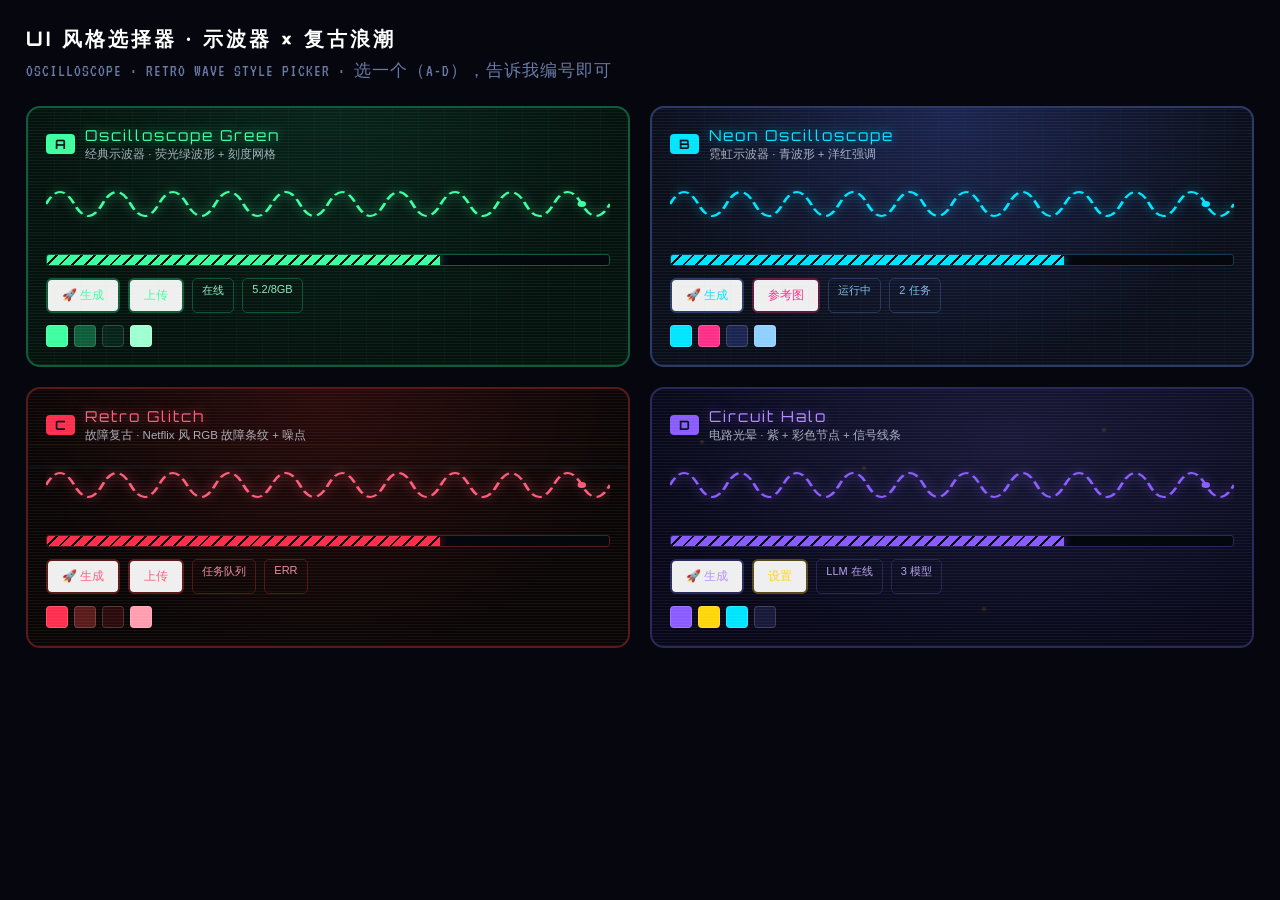
<file: preview/style_picker.html>
<!DOCTYPE html>
<html lang="zh-CN">
<head>
<meta charset="utf-8">
<title>UI 风格选择器 · 示波器 × 复古浪潮</title>
<link href="https://fonts.googleapis.com/css2?family=Orbitron:wght@500;700;900&family=VT323&display=swap" rel="stylesheet">
<style>
*{margin:0;padding:0;box-sizing:border-box}
body{font-family:'Exo 2','Microsoft YaHei',sans-serif;background:#06060e;color:#e8f0ff;padding:26px}
h1{font-family:'Orbitron';letter-spacing:3px;font-size:20px;margin-bottom:6px;color:#fff}
.sub{font-family:'VT323';font-size:17px;color:#6b7ba8;margin-bottom:24px;letter-spacing:1px}
.pickers{display:grid;grid-template-columns:repeat(auto-fit,minmax(430px,1fr));gap:20px}

/* ============ 每种风格独立作用域 ============ */
.style{border-radius:14px;padding:18px;position:relative;overflow:hidden;border:2px solid}
.style .s-head{display:flex;align-items:center;gap:10px;margin-bottom:14px}
.style .s-no{font-family:'Orbitron';font-weight:700;font-size:13px;border-radius:4px;padding:2px 9px;color:#04121a}
.style .s-name{font-family:'Orbitron';font-size:15px;letter-spacing:2px}
.style .s-desc{font-size:11.5px;opacity:.7;margin-top:2px}
.wave{width:100%;height:56px;margin-bottom:10px}
.wave path{fill:none;stroke-width:2}
.bar{position:relative;height:12px;background:#05070f;border:1.5px solid;border-radius:3px;overflow:hidden;margin:8px 0 12px}
.bar .fill{position:absolute;left:0;top:0;bottom:0;width:70%;
  background:repeating-linear-gradient(-45deg,var(--bc) 0 7px,transparent 7px 9px)}
.mini{display:flex;gap:8px;flex-wrap:wrap}
.mini .btn{padding:7px 14px;border-radius:6px;font-size:12px;border:2px solid;cursor:pointer}
.mini .chip{font-size:11px;padding:4px 9px;border-radius:5px;border:1.5px solid;opacity:.9}
.swatches{display:flex;gap:6px;margin-top:12px}
.swatches span{width:22px;height:22px;border-radius:4px;border:1px solid rgba(255,255,255,.15)}
.scanlines{position:absolute;inset:0;pointer-events:none;opacity:.05;background:repeating-linear-gradient(0deg,#fff 0 1px,transparent 1px 3px)}

/* ===== A 经典示波器绿 ===== */
.sA{border-color:#0d5c3a;background:radial-gradient(ellipse at 50% 0%,#06231a 0%,#04120d 70%)}
.sA .s-no{background:#3dffa0}.sA .s-name{color:#3dffa0;text-shadow:0 0 12px rgba(61,255,160,.6)}
.sA .wave path{stroke:#3dffa0;filter:drop-shadow(0 0 4px rgba(61,255,160,.7))}
.sA .bar{border-color:#0d5c3a}.sA .bar .fill{--bc:#3dffa0;box-shadow:0 0 8px rgba(61,255,160,.5)}
.sA .mini .btn{border-color:#0d5c3a;color:#3dffa0}.sA .mini .btn:hover{box-shadow:0 0 10px rgba(61,255,160,.5)}
.sA .mini .chip{border-color:#0d5c3a;color:#9fffd0}
.sA .swatches span:nth-child(1){background:#3dffa0}.sA .swatches span:nth-child(2){background:#0d5c3a}.sA .swatches span:nth-child(3){background:#06231a}.sA .swatches span:nth-child(4){background:#9fffd0}
.sA .grid-line{position:absolute;inset:0;pointer-events:none;opacity:.05;
  background:repeating-linear-gradient(90deg,rgba(61,255,160,.6) 0 1px,transparent 1px 26px),
  repeating-linear-gradient(0deg,rgba(61,255,160,.6) 0 1px,transparent 1px 26px)}

/* ===== B 霓虹示波器（青/洋红） ===== */
.sB{border-color:#2a3b66;background:radial-gradient(ellipse at 50% 0%,#1b2450 0%,#0a0e1a 72%)}
.sB .s-no{background:#00e5ff}.sB .s-name{color:#00e5ff;text-shadow:0 0 12px rgba(0,229,255,.6)}
.sB .wave path{stroke:#00e5ff;filter:drop-shadow(0 0 4px rgba(0,229,255,.7))}
.sB .bar{border-color:#123a52}.sB .bar .fill{--bc:#00e5ff;box-shadow:0 0 8px rgba(0,229,255,.5)}
.sB .mini .btn{border-color:#2a3b66;color:#00e5ff}.sB .mini .btn.alt{color:#ff2e88;border-color:#5a1a3a}
.sB .mini .chip{border-color:#2a3b66;color:#8fd0ff}
.sB .swatches span:nth-child(1){background:#00e5ff}.sB .swatches span:nth-child(2){background:#ff2e88}.sB .swatches span:nth-child(3){background:#1b2450}.sB .swatches span:nth-child(4){background:#8fd0ff}
.sB .grid-line{position:absolute;inset:0;pointer-events:none;opacity:.05;
  background:repeating-linear-gradient(90deg,rgba(0,229,255,.5) 0 1px,transparent 1px 26px),
  repeating-linear-gradient(0deg,rgba(0,229,255,.5) 0 1px,transparent 1px 26px)}

/* ===== C 故障复古（Netflix 风） ===== */
.sC{border-color:#5a1a1a;background:radial-gradient(ellipse at 50% 0%,#2a0a0a 0%,#0a0505 72%)}
.sC .s-no{background:#ff2e4d}.sC .s-name{color:#ff5c7a;text-shadow:0 0 12px rgba(255,92,122,.6)}
.sC .wave path{stroke:#ff5c7a;filter:drop-shadow(0 0 4px rgba(255,92,122,.7))}
.sC .bar{border-color:#5a1a1a}.sC .bar .fill{--bc:#ff2e4d;box-shadow:0 0 8px rgba(255,46,77,.5)}
.sC .mini .btn{border-color:#5a1a1a;color:#ff5c7a}.sC .mini .btn:hover{box-shadow:0 0 10px rgba(255,92,122,.5)}
.sC .mini .chip{border-color:#5a1a1a;color:#ff9db0}
.sC .swatches span:nth-child(1){background:#ff2e4d}.sC .swatches span:nth-child(2){background:#5a1a1a}.sC .swatches span:nth-child(3){background:#2a0a0a}.sC .swatches span:nth-child(4){background:#ff9db0}
.sC .glitch{position:absolute;inset:0;pointer-events:none;opacity:.1;
  background:repeating-linear-gradient(0deg,transparent 0 3px,rgba(255,255,255,.06) 3px 4px)}
.sC .glitch::after{content:"";position:absolute;left:-10%;right:-10%;top:30%;height:2px;background:rgba(0,229,255,.5);box-shadow:0 18px 0 rgba(255,46,77,.4),0 -22px 0 rgba(255,214,10,.3);
  animation:gline 2.5s linear infinite}
@keyframes gline{0%{transform:translateY(0)}100%{transform:translateY(120px)}}

/* ===== D 电路光晕（OpenAI 风） ===== */
.sD{border-color:#2a2a5a;background:radial-gradient(ellipse at 60% 20%,#181838 0%,#08081a 75%)}
.sD .s-no{background:#8a5cff}.sD .s-name{color:#b48cff;text-shadow:0 0 12px rgba(138,92,255,.6)}
.sD .wave path{stroke:#8a5cff;filter:drop-shadow(0 0 4px rgba(138,92,255,.7))}
.sD .bar{border-color:#2a2a5a}.sD .bar .fill{--bc:#8a5cff;box-shadow:0 0 8px rgba(138,92,255,.5)}
.sD .mini .btn{border-color:#2a2a5a;color:#b48cff}.sD .mini .btn.alt{color:#ffd60a;border-color:#5a4a1a}
.sD .mini .chip{border-color:#2a2a5a;color:#c8b0ff}
.sD .swatches span:nth-child(1){background:#8a5cff}.sD .swatches span:nth-child(2){background:#ffd60a}.sD .swatches span:nth-child(3){background:#00e5ff}.sD .swatches span:nth-child(4){background:#181838}
.sD .nodes{position:absolute;inset:0;pointer-events:none;opacity:.12}
.sD .nodes i{position:absolute;width:4px;height:4px;border-radius:50%;background:#ffd60a;box-shadow:0 0 6px #ffd60a}

/* 波形动画 */
.wave path{stroke-dasharray:8 4;animation:dash 1s linear infinite}
@keyframes dash{to{stroke-dashoffset:-12}}
</style>
</head>
<body>
<h1>UI 风格选择器 · 示波器 × 复古浪潮</h1>
<div class="sub">OSCILLOSCOPE · RETRO WAVE STYLE PICKER · 选一个（A-D），告诉我编号即可</div>

<div class="pickers">

  <!-- A -->
  <div class="style sA">
    <div class="scanlines"></div><div class="grid-line"></div>
    <div class="s-head"><span class="s-no">A</span><div><div class="s-name">Oscilloscope Green</div><div class="s-desc">经典示波器 · 荧光绿波形 + 刻度网格</div></div></div>
    <svg class="wave" viewBox="0 0 400 56" preserveAspectRatio="none"><path d="M0 28 Q10 4 20 28 T40 28 T60 28 T80 28 T100 28 T120 28 T140 28 T160 28 T180 28 T200 28 T220 28 T240 28 T260 28 T280 28 T300 28 T320 28 T340 28 T360 28 T380 28 T400 28" stroke-width="2"/><circle cx="380" cy="28" r="3" fill="#3dffa0"/></svg>
    <div class="bar"><div class="fill"></div></div>
    <div class="mini"><button class="btn">🚀 生成</button><button class="btn">上传</button><span class="chip">在线</span><span class="chip">5.2/8GB</span></div>
    <div class="swatches"><span></span><span></span><span></span><span></span></div>
  </div>

  <!-- B -->
  <div class="style sB">
    <div class="scanlines"></div><div class="grid-line"></div>
    <div class="s-head"><span class="s-no">B</span><div><div class="s-name">Neon Oscilloscope</div><div class="s-desc">霓虹示波器 · 青波形 + 洋红强调</div></div></div>
    <svg class="wave" viewBox="0 0 400 56" preserveAspectRatio="none"><path d="M0 28 Q10 4 20 28 T40 28 T60 28 T80 28 T100 28 T120 28 T140 28 T160 28 T180 28 T200 28 T220 28 T240 28 T260 28 T280 28 T300 28 T320 28 T340 28 T360 28 T380 28 T400 28" stroke-width="2"/><circle cx="380" cy="28" r="3" fill="#00e5ff"/></svg>
    <div class="bar"><div class="fill"></div></div>
    <div class="mini"><button class="btn">🚀 生成</button><button class="btn alt">参考图</button><span class="chip">运行中</span><span class="chip">2 任务</span></div>
    <div class="swatches"><span></span><span></span><span></span><span></span></div>
  </div>

  <!-- C -->
  <div class="style sC">
    <div class="scanlines"></div><div class="glitch"></div>
    <div class="s-head"><span class="s-no">C</span><div><div class="s-name">Retro Glitch</div><div class="s-desc">故障复古 · Netflix 风 RGB 故障条纹 + 噪点</div></div></div>
    <svg class="wave" viewBox="0 0 400 56" preserveAspectRatio="none"><path d="M0 28 Q10 4 20 28 T40 28 T60 28 T80 28 T100 28 T120 28 T140 28 T160 28 T180 28 T200 28 T220 28 T240 28 T260 28 T280 28 T300 28 T320 28 T340 28 T360 28 T380 28 T400 28" stroke-width="2"/><circle cx="380" cy="28" r="3" fill="#ff5c7a"/></svg>
    <div class="bar"><div class="fill"></div></div>
    <div class="mini"><button class="btn">🚀 生成</button><button class="btn">上传</button><span class="chip">任务队列</span><span class="chip">ERR</span></div>
    <div class="swatches"><span></span><span></span><span></span><span></span></div>
  </div>

  <!-- D -->
  <div class="style sD">
    <div class="scanlines"></div><div class="nodes"><i style="left:8%;top:20%"></i><i style="left:20%;top:70%"></i><i style="left:75%;top:15%"></i><i style="left:88%;top:60%"></i><i style="left:55%;top:85%"></i><i style="left:35%;top:30%"></i></div>
    <div class="s-head"><span class="s-no">D</span><div><div class="s-name">Circuit Halo</div><div class="s-desc">电路光晕 · 紫 + 彩色节点 + 信号线条</div></div></div>
    <svg class="wave" viewBox="0 0 400 56" preserveAspectRatio="none"><path d="M0 28 Q10 4 20 28 T40 28 T60 28 T80 28 T100 28 T120 28 T140 28 T160 28 T180 28 T200 28 T220 28 T240 28 T260 28 T280 28 T300 28 T320 28 T340 28 T360 28 T380 28 T400 28" stroke-width="2"/><circle cx="380" cy="28" r="3" fill="#8a5cff"/></svg>
    <div class="bar"><div class="fill"></div></div>
    <div class="mini"><button class="btn">🚀 生成</button><button class="btn alt">设置</button><span class="chip">LLM 在线</span><span class="chip">3 模型</span></div>
    <div class="swatches"><span></span><span></span><span></span><span></span></div>
  </div>

</div>
</body>
</html>
</file>
